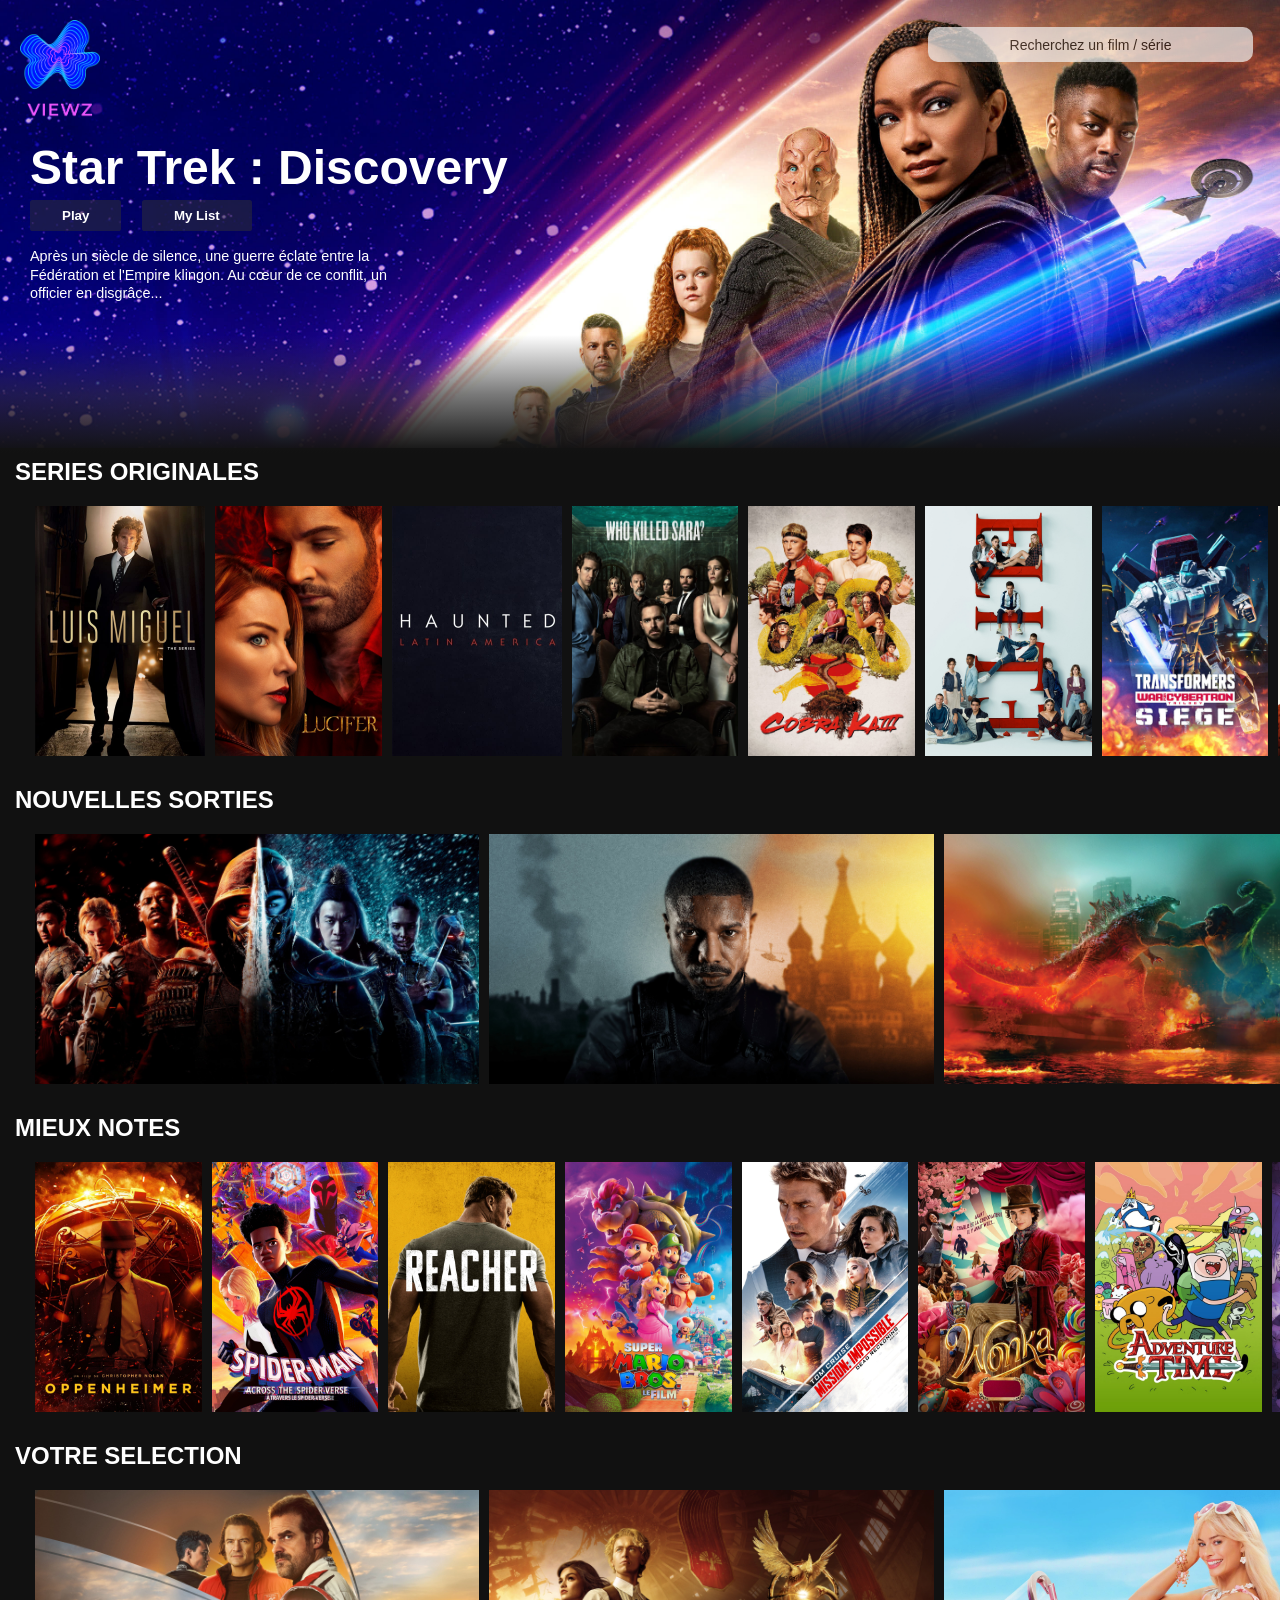
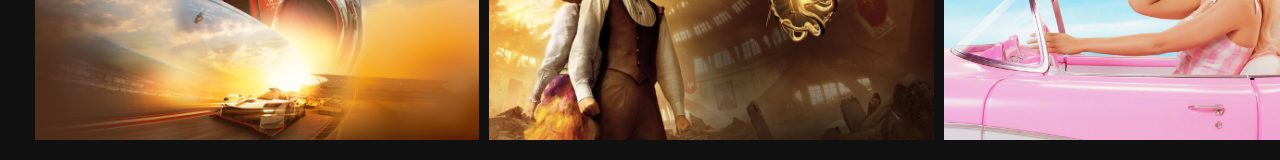
<file: SiteBDD/accueil/SiteBDD/SiteBDD/index.html>
<!DOCTYPE html>
<html lang="fr">

<head>
    <meta charset="UTF-8">
    <meta name="viewport" content="width=device-width, initial-scale=1.0">
    <title>Viewz</title>
    <link rel="stylesheet" href="style.css">
    <link rel="icon" href="images/viewz-logo.png" type="image/x-icon">
    <link rel="shortcut icon" href="./images/netflux.png" type="image/x-icon">
</head>

<body>

    <div class="nav" id="nav">
        <img src="images/viewz-logo.png" alt="" class="nav_logo">
        <div class="search">
            <button id="redirectButton"> Recherchez un film / série</button>
        </div>
    </div>

    <!-- HEADER -->
    <div class="banner">
        <div class="banner_contents">
            <h1 class="banner_title">Star Trek : Discovery</h1>
            <div class="banner_buttons">
                <button class="banner_button">Play</button>
                <button class="banner_button">My List</button>
            </div>
            <div class="banner_description">
                Après un siècle de silence, une guerre éclate entre la Fédération et l'Empire klingon. Au cœur de ce
                conflit, un officier en disgrâce...
            </div>
        </div>
        <div class="banner_fadeBottom"></div>
    </div>
    <!-- SERIES ORIGINALES -->
    <div class="row">
        <h2>SERIES ORIGINALES</h2>
        <div class="row_posters">
            <img src="images/large-movie1.jpg" alt="" class="row_poster row_posterLarge" />
            <img src="images/large-movie2.jpg" alt="" class="row_poster row_posterLarge" />
            <img src="images/large-movie3.jpg" alt="" class="row_poster row_posterLarge" />
            <img src="images/large-movie4.jpg" alt="" class="row_poster row_posterLarge" />
            <img src="images/large-movie5.jpg" alt="" class="row_poster row_posterLarge" />
            <img src="images/large-movie6.jpg" alt="" class="row_poster row_posterLarge" />
            <img src="images/large-movie7.jpg" alt="" class="row_poster row_posterLarge" />
            <img src="images/large-movie8.jpg" alt="" class="row_poster row_posterLarge" />
            <img src="images/large-movie9.jpg" alt="" class="row_poster row_posterLarge" />
            <img src="images/large-movie10.jpg" alt="" class="row_poster row_posterLarge" />
        </div>
    </div>
    <!-- NOUVELLES SORTIES -->
    <div class="row">
        <h2>NOUVELLES SORTIES</h2>
        <div class="row_posters">
            <img src="images/small-movie1.jpg" alt="" class="row_poster row_posterSmall" />
            <img src="images/small-movie2.jpg" alt="" class="row_poster row_posterSmall" />
            <img src="images/small-movie3.jpg" alt="" class="row_poster row_posterSmall" />
            <img src="images/small-movie4.jpg" alt="" class="row_poster row_posterSmall" />
            <img src="images/small-movie5.jpg" alt="" class="row_poster row_posterSmall" />
            <img src="images/small-movie6.jpg" alt="" class="row_poster row_posterSmall" />
            <img src="images/small-movie7.jpg" alt="" class="row_poster row_posterSmall" />
            <img src="images/small-movie8.jpg" alt="" class="row_poster row_posterSmall" />
        </div>
    </div>
    <!-- MIEUX NOTES -->
    <div class="row">
        <h2>MIEUX NOTES</h2>
        <div class="row_posters">
            <img src="images/large-movie11.jpg" alt="" class="row_poster row_posterLarge" />
            <img src="images/large-movie12.jpg" alt="" class="row_poster row_posterLarge" />
            <img src="images/large-movie13.jpg" alt="" class="row_poster row_posterLarge" />
            <img src="images/large-movie14.jpg" alt="" class="row_poster row_posterLarge" />
            <img src="images/large-movie15.jpg" alt="" class="row_poster row_posterLarge" />
            <img src="images/large-movie16.jpg" alt="" class="row_poster row_posterLarge" />
            <img src="images/large-movie17.jpg" alt="" class="row_poster row_posterLarge" />
            <img src="images/large-movie18.jpg" alt="" class="row_poster row_posterLarge" />
            <img src="images/large-movie19.jpg" alt="" class="row_poster row_posterLarge" />
            <img src="images/large-movie20.jpg" alt="" class="row_poster row_posterLarge" />
        </div>
    </div>

    <!-- VOTRE SELECTION -->
    <div class="row">
        <h2>VOTRE SELECTION</h2>
        <div class="row_posters">
            <img src="images/small-movie9.jpg" alt="" class="row_poster row_posterSmall" />
            <img src="images/small-movie10.jpg" alt="" class="row_poster row_posterSmall" />
            <img src="images/small-movie11.jpg" alt="" class="row_poster row_posterSmall" />
            <img src="images/small-movie12.jpg" alt="" class="row_poster row_posterSmall" />
            <img src="images/small-movie13.jpg" alt="" class="row_poster row_posterSmall" />
            <img src="images/small-movie14.jpg" alt="" class="row_poster row_posterSmall" />
            <img src="images/small-movie15.jpg" alt="" class="row_poster row_posterSmall" />
            <img src="images/small-movie16.jpg" alt="" class="row_poster row_posterSmall" />
        </div>
    </div>

    <script src="script.js"></script>
</body>

</html>
</file>
<file: SiteBDD/accueil/SiteBDD/SiteBDD/style.css>
* {
    margin: 0;
    box-sizing: border-box;
}

body {
    font-family: Arial, Helvetica, sans-serif;
    background-color: #111;
}

.row_poster {
    width: 100%;
    object-fit: contain;
    max-height: 100px;
    margin-right: 10px;
    transition: transform 450ms;
}

.row_posters {
    display: flex;
    overflow-y: hidden;
    overflow-x: scroll;
    padding: 20px;
}

.row_poster:hover {
    transform: scale(1.08);
}

.row_posters::-webkit-scrollbar {
    display: none;
}

.row_posterLarge {
    max-height: 250px;
    max-width: 400px;
    cursor: pointer;
}

.row_posterLarge:hover {
    transform: scale(1.09);
}

.row_posterSmall {
    max-height: 250px;
    cursor: pointer;
}

.row_posterSmall:hover {
    transform: scale(1.09);
    color: rgba(51, 51, 51, 0.5);
}

.row {
    color: white;
    margin-top: 10px;
    margin-left: 15px;
}

.banner {
    background-image: url(images/banner.jpg);
    background-size: cover;
    background-position: center 10%;
    color: white;
    object-fit: contain;
    height: 448px;
}

.banner_contents {
    margin-left: 30px;
    padding-top: 140px;
    height: 190px;
}

.banner_title {
    font-size: 3rem;
    font-weight: 800;
    padding-bottom: 0.3rem;
}

.banner_description {
    width: 45rem;
    line-height: 1.3;
    padding-top: 1rem;
    font-size: 0.9rem;
    max-width: 360px;
    height: 180px;
}

.banner_button {
    cursor: pointer;
    color: #fff;
    outline: none;
    border: none;
    font-weight: 700;
    border-radius: 0.2vw;
    padding-left: 2rem;
    padding-right: 2rem;
    margin-right: 1rem;
    padding-top: 0.5rem;
    padding-bottom: 0.5rem;
    background-color: rgba(51, 51, 51, 0.5);
}

.banner_button:hover {
    color: #000;
    background-color: #e6e6e6;
    transition: all 0.2s;
}

.banner_fadeBottom {
    margin-top: 145px;
    height: 7.4rem;
    background-image: linear-gradient(180deg, transparent, rgba(37, 37, 37, 0.61), #111);
}

.nav_logo {
    width: 80px;
    object-fit: contain;
}

.nav_logo:hover {
    transform: scale(1.05);
    cursor: pointer;
}

.nav {
    position: fixed;
    top: 0;
    width: 100%;
    display: flex;
    justify-content: space-between;
    padding: 20px;
    z-index: 1;
    transition-timing-function: ease-in;
    transition: all 0.5s;
}

.nav_black {
    background-color: rgba(6.67, 6.67, 6.67, 0.8);
}

.search {
    float: right;
    margin: 7px;
}

.search button {
    background-color: #f2f2f2;
    opacity: 0.7;
    color: #111;
    float: right;
    padding: 5px 10px;
    height: 35px;
    width: 325px;
    font-size: 14px;
    border: none;
    cursor: pointer;
    border-radius: 10px;
    text-shadow: #111;
}

.search button:hover {
    color: #111;
    background-color: #d6d6d6;
    transition: all 0.2s;
}
</file>
